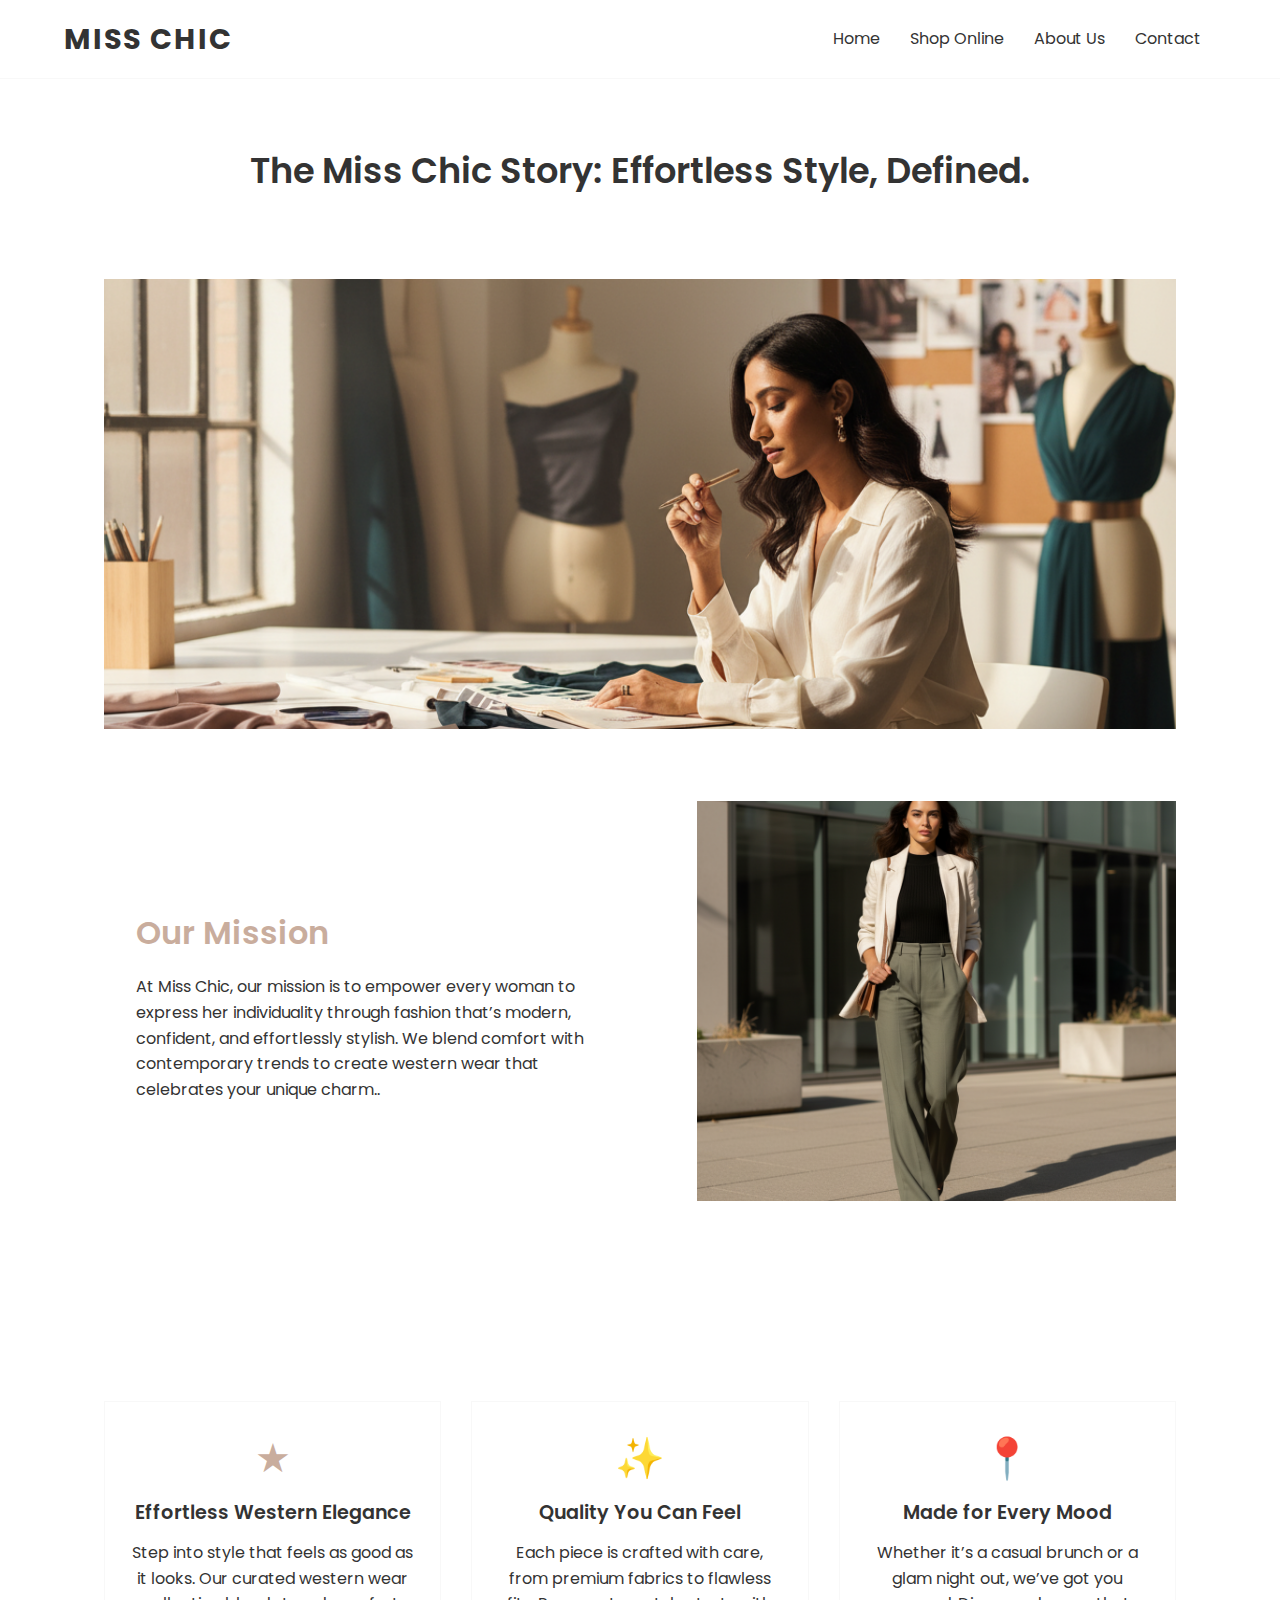
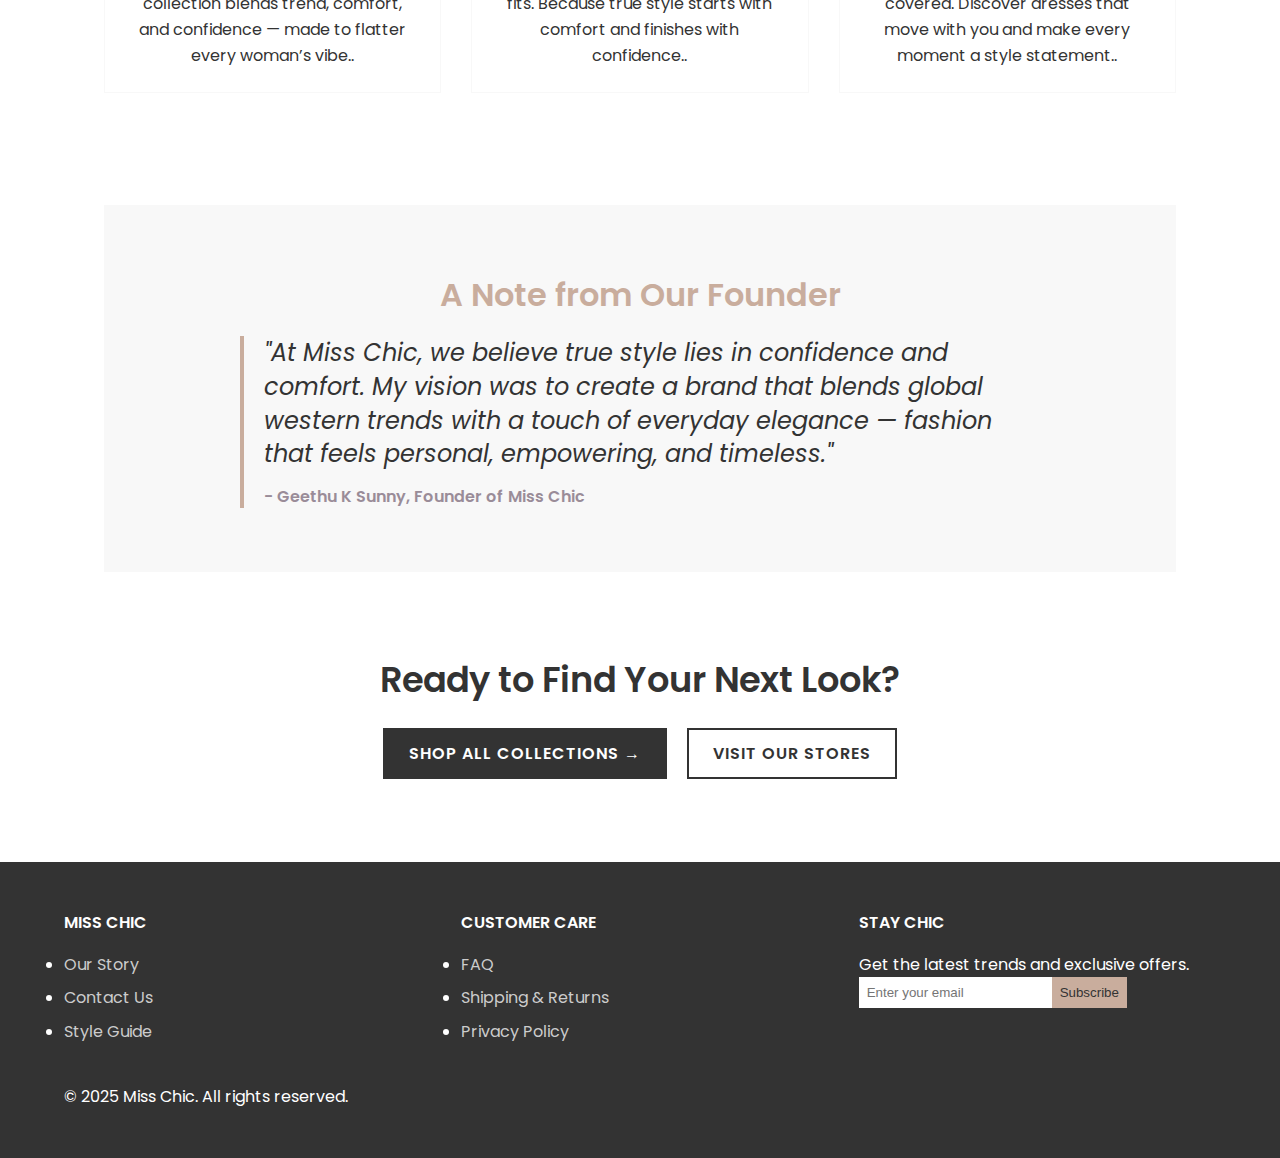
<file: about.html>
<!DOCTYPE html>
<html lang="en">
<head>
<!-- Google tag (gtag.js) -->
<script async src="https://www.googletagmanager.com/gtag/js?id=G-FBTK8E0RCR"></script>
<script>
  window.dataLayer = window.dataLayer || [];
  function gtag(){dataLayer.push(arguments);}
  gtag('js', new Date());

  gtag('config', 'G-FBTK8E0RCR');
</script>
    <meta charset="UTF-8">
    <meta name="viewport" content="width=device-width, initial-scale=1.0">
    <title>About Miss Chic | Our Story</title>
    <link rel="stylesheet" href="style.css">
    <link href="https://fonts.googleapis.com/css2?family=Poppins:wght@300;400;600;700&display=swap" rel="stylesheet">
</head>
<body>

    <header class="main-header">
        <div class="logo">
            <h1>MISS CHIC</h1>
        </div>
        <nav class="main-nav">
            <ul>
                <li><a href="index.html" class="active">Home</a></li>
                <li><a href="shop-online.html">Shop Online</a></li>
                <li style="display:none;" class="dropdown">
                    <a href="#">Categories</a>
                    <ul class="dropdown-content" style="display:none;">
                        <li><a href="#">Frocks & Dresses</a></li>
                        <li><a href="#">Tops & Shirts</a></li>
                        <li><a href="#">Denim & Jeans</a></li>
                        <li><a href="#">Skirts & Bottoms</a></li>
                    </ul>
                </li>
                <li><a href="about.html">About Us</a></li>
                <li><a href="contact.html">Contact</a></li>
            </ul>
        </nav>
        <div class="user-actions" style="display:none;">
            <a href="account.html" class="nav-icon">Account</a>
            <a href="cart.html" class="nav-icon">Cart (0)</a>
        </div>
    </header>


    <main class="about-page-content">

        <section class="story-hero-section">
            <h1 class="section-title">The Miss Chic Story: Effortless Style, Defined.</h1>
            <div class="hero-image-container">
                <img src="images/about-us-hero.jpg" alt="Fashion studio or stylish founder portrait" class="story-hero-image">
            </div>
        </section>

        <section class="mission-vision-section">
            <div class="mission-text">
                <h2 class="sub-headline">Our Mission</h2>
                <p>At Miss Chic, our mission is to empower every woman to express her individuality through fashion that’s modern, confident, and effortlessly stylish. We blend comfort with contemporary trends to create western wear that celebrates your unique charm..</p>
            </div>
            <div class="mission-image">
                <img src="images/mission-model.jpg" alt="Model walking confidently" class="image-half">
            </div>
        </section>

        <section class="value-proposition-section">
            <h2 class="section-title">	</h2>
            
            <div class="value-cards-grid">
                
                <div class="value-card">
                    <span class="icon">★</span>
                    <h3>Effortless Western Elegance</h3>
                    <p>Step into style that feels as good as it looks. Our curated western wear collection blends trend, comfort, and confidence — made to flatter every woman’s vibe..</p>
                </div>

                <div class="value-card">
                    <span class="icon">✨</span>
                    <h3>Quality You Can Feel</h3>
                    <p>Each piece is crafted with care, from premium fabrics to flawless fits. Because true style starts with comfort and finishes with confidence..</p>
                </div>

                <div class="value-card">
                    <span class="icon">📍</span>
                    <h3>Made for Every Mood</h3>
                    <p>Whether it’s a casual brunch or a glam night out, we’ve got you covered. Discover dresses that move with you and make every moment a style statement..</p>
                </div>
            </div>
        </section>

        <section class="founder-section">
            <div class="founder-content">
                <h2 class="sub-headline">A Note from Our Founder</h2>
                <blockquote class="founder-quote">
                    "At Miss Chic, we believe true style lies in confidence and comfort. My vision was to create a brand that blends global western trends with a touch of everyday elegance — fashion that feels personal, empowering, and timeless."
                    <cite>- Geethu K Sunny, Founder of Miss Chic</cite>
                </blockquote>
            </div>
        </section>

        <section class="about-cta-section">
            <h2 class="section-title" style="margin-bottom: 2rem;">Ready to Find Your Next Look?</h2>
            <a href="shop-soon.html" class="cta-button primary-btn">Shop All Collections →</a>
            <a href="contact.html" class="cta-button secondary-btn" style="margin-left: 1rem;">Visit Our Stores</a>
        </section>
    </main>

    <footer class="main-footer">
        <div class="footer-links">
            <div class="footer-column">
                <h4>Miss Chic</h4>
                <ul>
                    <li><a href="about.html">Our Story</a></li>
                    <li><a href="contact.html">Contact Us</a></li>
                    <li><a href="#">Style Guide</a></li>
                </ul>
            </div>
            <div class="footer-column">
                <h4>Customer Care</h4>
                <ul>
                    <li><a href="#">FAQ</a></li>
                    <li><a href="#">Shipping & Returns</a></li>
                    <li><a href="#">Privacy Policy</a></li>
                </ul>
            </div>
            <div class="footer-column newsletter">
                <h4>Stay Chic</h4>
                <p>Get the latest trends and exclusive offers.</p>
                <form class="newsletter-form">
                    <input type="email" placeholder="Enter your email" required>
                    <button type="submit" class="subscribe-btn">Subscribe</button>
                </form>
            </div>
        </div>
        <div class="copyright">
            &copy; 2025 Miss Chic. All rights reserved.
        </div>
    </footer>

</body>
</html>
</file>
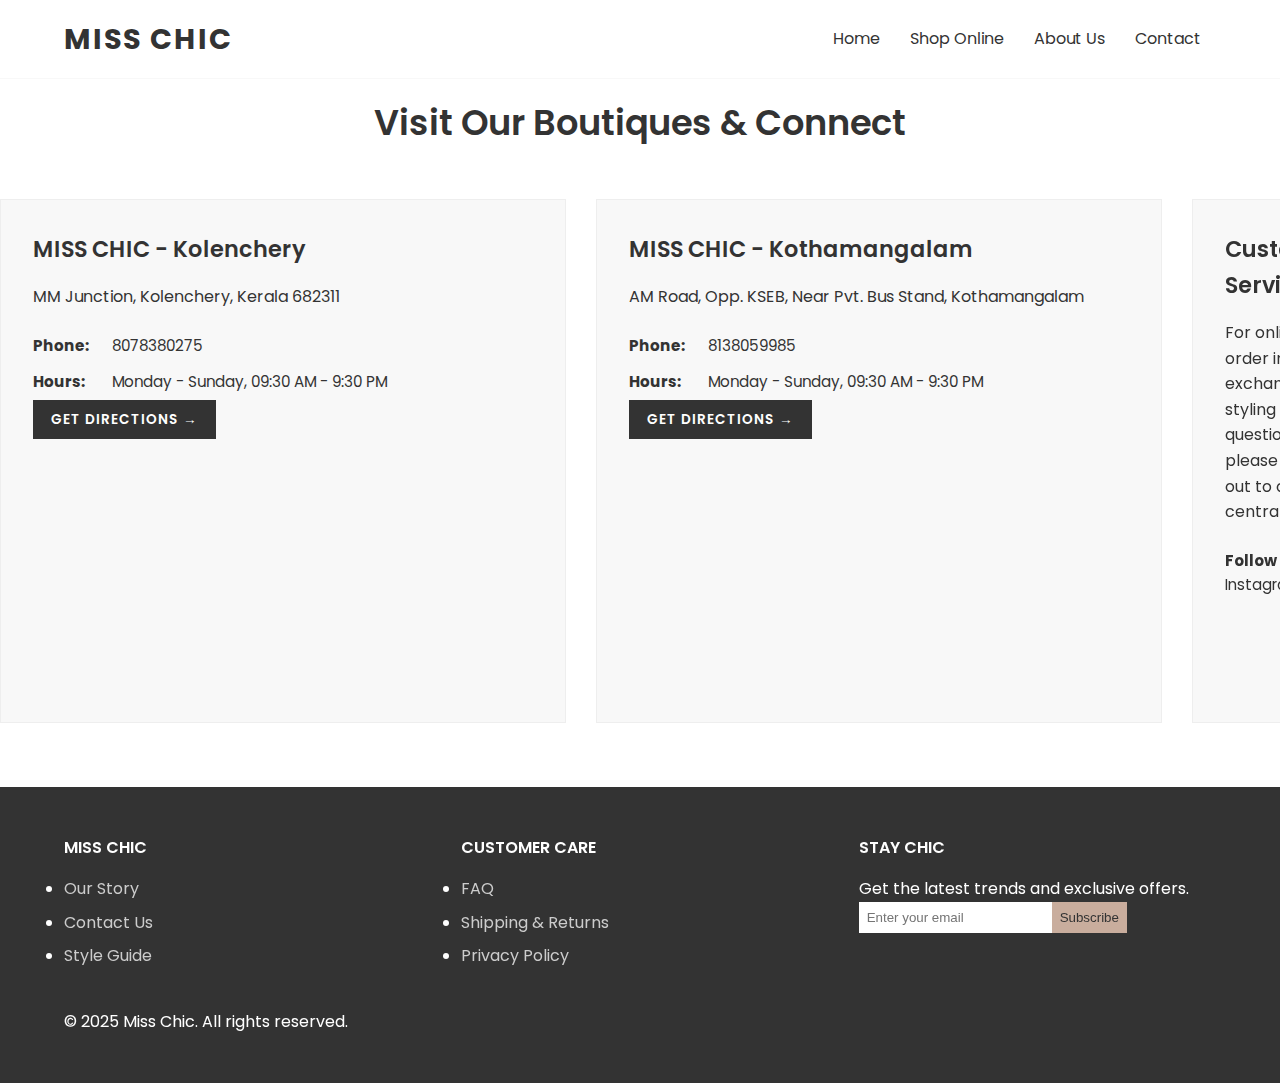
<file: contact.html>
<!DOCTYPE html>
<html lang="en">
<head>
<!-- Google tag (gtag.js) -->
<script async src="https://www.googletagmanager.com/gtag/js?id=G-FBTK8E0RCR"></script>
<script>
  window.dataLayer = window.dataLayer || [];
  function gtag(){dataLayer.push(arguments);}
  gtag('js', new Date());

  gtag('config', 'G-FBTK8E0RCR');
</script>
    <meta charset="UTF-8">
    <meta name="viewport" content="width=device-width, initial-scale=1.0">
    <title>Contact Miss Chic | Get In Touch</title>
    <link rel="stylesheet" href="style.css">
    <link href="https://fonts.googleapis.com/css2?family=Poppins:wght@300;400;600;700&display=swap" rel="stylesheet">
</head>
<body>

    <header class="main-header">
        <div class="logo">
            <h1>MISS CHIC</h1>
        </div>
        <nav class="main-nav">
            <ul>
                <li><a href="index.html" class="active">Home</a></li>
                <li><a href="shop-online.html">Shop Online</a></li>
                <li style="display:none;" class="dropdown">
                    <a href="#">Categories</a>
                    <ul class="dropdown-content" style="display:none;">
                        <li><a href="#">Frocks & Dresses</a></li>
                        <li><a href="#">Tops & Shirts</a></li>
                        <li><a href="#">Denim & Jeans</a></li>
                        <li><a href="#">Skirts & Bottoms</a></li>
                    </ul>
                </li>
                <li><a href="about.html">About Us</a></li>
                <li><a href="contact.html">Contact</a></li>
            </ul>
        </nav>
        <div class="user-actions" style="display:none;">
            <a href="account.html" class="nav-icon">Account</a>
            <a href="cart.html" class="nav-icon">Cart (0)</a>
        </div>
    </header>


    <main class="contact-page-content">
        <h1 class="section-title">Visit Our Boutiques & Connect</h1>

        <section class="branch-locations-grid">

            <div class="location-card">
                <h2 class="location-headline">MISS CHIC - Kolenchery</h2>
                <p>MM Junction, Kolenchery, Kerala 682311</p>
                
                <div class="contact-detail-row">
                    <strong>Phone:</strong> 
                    <a href="tel:8078380275">8078380275</a>
                </div>
                
                <div class="contact-detail-row">
                    <strong>Hours:</strong> 
                    <span>Monday - Sunday, 09:30 AM - 9:30 PM</span>
                </div>
                
                <a href="https://maps.app.goo.gl/poWtpSfH31dJ9Y9X9" target="_blank" class="cta-button primary-btn small-btn">Get Directions →</a>
				
				<iframe src="https://www.google.com/maps/embed?pb=!1m18!1m12!1m3!1d3303.3939932322714!2d76.61735589125833!3d10.064659942513702!2m3!1f0!2f0!3f0!3m2!1i1024!2i768!4f13.1!3m3!1m2!1s0x3b07e7d8a8464883%3A0xcf2a7c05e16c7c0!2sMiss%20Chic!5e0!3m2!1sen!2sin!4v1762931963533!5m2!1sen!2sin" width="500" height="250" style="border:0;" allowfullscreen="" loading="lazy" referrerpolicy="no-referrer-when-downgrade"></iframe>
            </div>

            <div class="location-card">
                <h2 class="location-headline">MISS CHIC - Kothamangalam</h2>
                <p>AM Road, Opp. KSEB, Near Pvt. Bus Stand, Kothamangalam</p>
                
                <div class="contact-detail-row">
                    <strong>Phone:</strong> 
                    <a href="tel:8138059985">8138059985
                </div>
                
                <div class="contact-detail-row">
                    <strong>Hours:</strong> 
                    <span>Monday - Sunday, 09:30 AM - 9:30 PM</span>
                </div>
                
                <a href="https://maps.app.goo.gl/mmftBQfJs75Z8zDo6" target="_blank" class="cta-button primary-btn small-btn">Get Directions →</a>
				<iframe src="https://www.google.com/maps/embed?pb=!1m18!1m12!1m3!1d3929.4526937012233!2d76.47309677484544!3d9.979413590124908!2m3!1f0!2f0!3f0!3m2!1i1024!2i768!4f13.1!3m3!1m2!1s0x3b07df01b8612d37%3A0xe9e6ba730497b4f3!2sMiss%20Chic!5e0!3m2!1sen!2sin!4v1762932226207!5m2!1sen!2sin" width="500" height="250" style="border:0;" allowfullscreen="" loading="lazy" referrerpolicy="no-referrer-when-downgrade"></iframe>
            </div>
            
            <div class="location-card general-contact">
                <h2 class="location-headline">Customer Service</h2>
                <p>For online order inquiries, exchanges, or styling questions, please reach out to our central team.</p>
                
                <div class="contact-detail-row" style="display:none;">
                    <strong>Email:</strong> 
                    <a href="mailto:misschic.fashion@hotmsil.com">misschic.fashion@hotmsil.com</a>
                </div>
                
                <div class="contact-detail-row">
                    <strong>Follow Us:</strong> 
                    <a href="https://www.instagram.com/miss_chic.fashion" target="_blank" class="social-icon">Instagram</a>        
                </div>
            </div>

        </section>
        
        <section class="map-section" style="display:none;">
            <h2 class="section-title" style="margin-bottom: 1.5rem;">View All Locations on Map</h2>
            <div class="map-placeholder">
                
                <p>[Placeholder for large embedded map showing both Kolenchery and Kothamangalam]</p>
            </div>
        </section>

    </main>

    <footer class="main-footer">
        <div class="footer-links">
            <div class="footer-column">
                <h4>Miss Chic</h4>
                <ul>
                    <li><a href="#">Our Story</a></li>
                    <li><a href="#">Contact Us</a></li>
                    <li><a href="#">Style Guide</a></li>
                </ul>
            </div>
            <div class="footer-column">
                <h4>Customer Care</h4>
                <ul>
                    <li><a href="#">FAQ</a></li>
                    <li><a href="#">Shipping & Returns</a></li>
                    <li><a href="#">Privacy Policy</a></li>
                </ul>
            </div>
            <div class="footer-column newsletter">
                <h4>Stay Chic</h4>
                <p>Get the latest trends and exclusive offers.</p>
                <form class="newsletter-form">
                    <input type="email" placeholder="Enter your email" required>
                    <button type="submit" class="subscribe-btn">Subscribe</button>
                </form>
            </div>
        </div>
        <div class="copyright">
            &copy; 2025 Miss Chic. All rights reserved.
        </div>
    </footer>

</body>

</html>
</file>
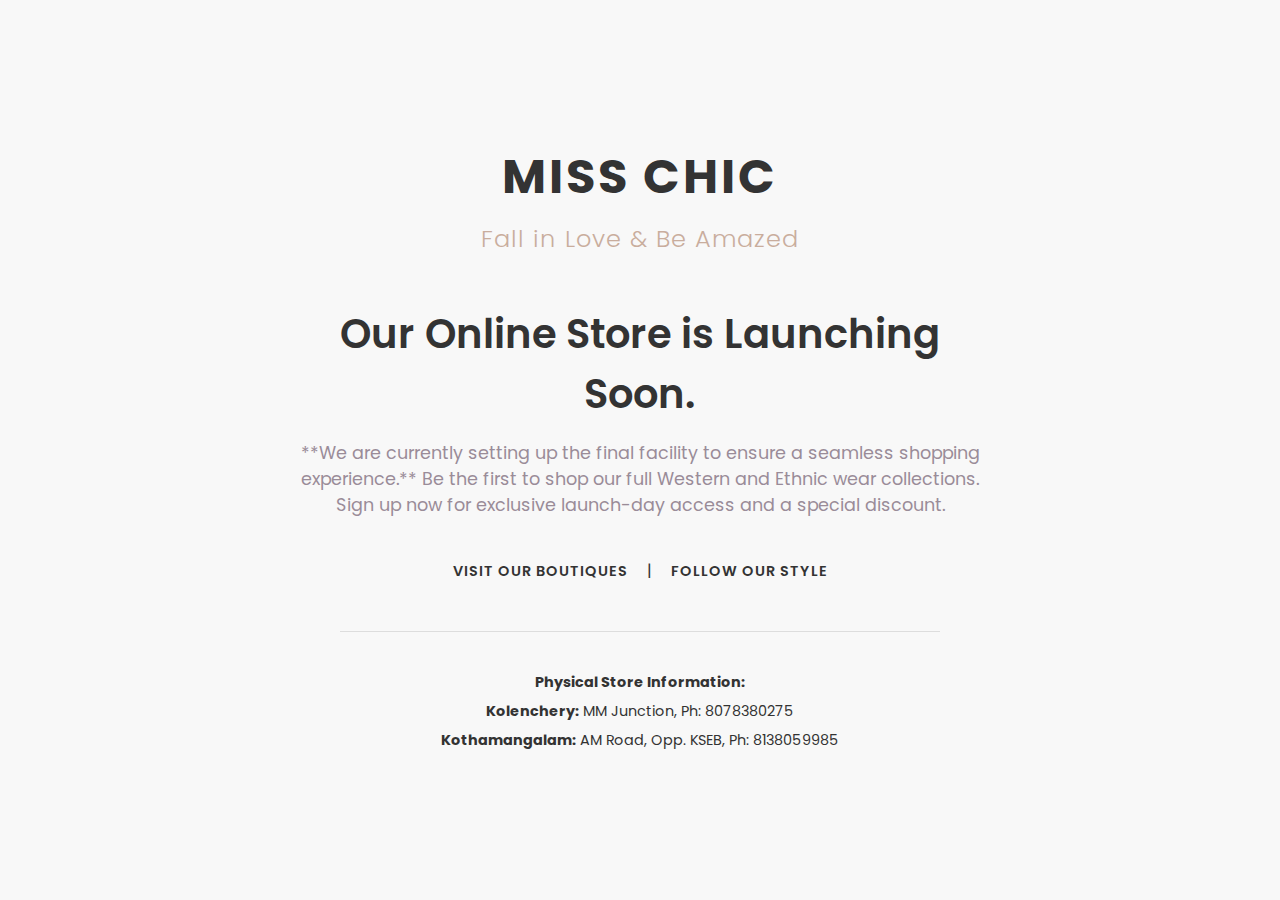
<file: shop-soon.html>
<!DOCTYPE html>
<html lang="en">
<head>
<!-- Google tag (gtag.js) -->
<script async src="https://www.googletagmanager.com/gtag/js?id=G-FBTK8E0RCR"></script>
<script>
  window.dataLayer = window.dataLayer || [];
  function gtag(){dataLayer.push(arguments);}
  gtag('js', new Date());

  gtag('config', 'G-FBTK8E0RCR');
</script>
    <meta charset="UTF-8">
    <meta name="viewport" content="width=device-width, initial-scale=1.0">
    <title>Miss Chic | Online Shopping Launching Soon - Fall in Love & Be Amazed</title>
    
    <link href="https://fonts.googleapis.com/css2?family=Poppins:wght@300;400;600;700&display=swap" rel="stylesheet">

    <style>
        :root {
            --color-primary: #333333; /* Deep Charcoal */
            --color-secondary: #9A8C98; /* Muted Lavender/Taupe */
            --color-accent: #C9AD9D; /* Rose Gold/Nude */
            --color-background: #FFFFFF; /* Clean White */
            --color-light-bg: #F8F8F8; /* Off-White/Cream */
            --font-body: 'Poppins', sans-serif;
        }

        /* Basic Reset and Layout */
        * { box-sizing: border-box; margin: 0; padding: 0; }

        .splash-page {
            height: 100vh;
            width: 100%;
            display: flex;
            flex-direction: column;
            justify-content: center;
            align-items: center;
            text-align: center;
            background-color: var(--color-light-bg);
            font-family: var(--font-body);
            color: var(--color-primary);
            padding: 2rem;
        }

        .splash-logo h1 {
            font-size: 3rem;
            letter-spacing: 3px;
            margin-bottom: 0.5rem;
        }

        .splash-tagline {
            font-size: 1.5rem;
            font-weight: 300;
            color: var(--color-accent);
            margin-bottom: 3rem;
            letter-spacing: 1px;
        }

        .splash-headline {
            font-size: 2.5rem;
            font-weight: 600;
            margin-bottom: 1rem;
            max-width: 650px;
        }

        .splash-subtext {
            font-size: 1.1rem;
            color: var(--color-secondary);
            margin-bottom: 2.5rem;
            max-width: 700px;
        }

        /* Email Capture Form Styles */
        .email-capture-form {
            display: flex;
            justify-content: center;
            align-items: center;
            margin-bottom: 3rem;
            max-width: 500px;
            width: 100%;
        }

        .email-capture-form input[type="email"] {
            padding: 12px 15px;
            border: 1px solid var(--color-secondary);
            border-right: none;
            flex-grow: 1;
            font-size: 1rem;
            font-family: var(--font-body);
            outline: none;
        }

        .email-capture-form .subscribe-btn {
            padding: 12px 20px;
            background-color: var(--color-accent);
            color: var(--color-primary);
            border: 1px solid var(--color-accent);
            cursor: pointer;
            text-transform: uppercase;
            font-weight: 600;
            transition: background-color 0.3s;
        }
        
        .email-capture-form .subscribe-btn:hover {
            background-color: var(--color-secondary);
        }

        .contact-links a {
            font-weight: 600;
            margin: 0 15px;
            text-decoration: none;
            color: var(--color-primary);
            text-transform: uppercase;
            letter-spacing: 1px;
            font-size: 0.9rem;
            transition: color 0.3s;
        }
        
        .contact-links a:hover {
            color: var(--color-accent);
        }

        .location-info {
            margin-top: 3rem;
            padding-top: 2rem;
            border-top: 1px solid #ddd;
            width: 80%;
            max-width: 600px;
        }
        
        .location-info p {
            margin: 0.5rem 0;
            font-size: 0.9rem;
        }
        
        .location-info a {
            color: var(--color-primary);
            text-decoration: none;
        }
        
        .location-info a:hover {
            color: var(--color-accent);
        }

        /* Mobile Adjustments */
        @media (max-width: 600px) {
            .splash-logo h1 { font-size: 2.5rem; }
            .splash-tagline { font-size: 1.2rem; }
            .splash-headline { font-size: 1.8rem; }
            
            .email-capture-form {
                flex-direction: column;
            }
            .email-capture-form input, .email-capture-form .subscribe-btn {
                width: 100%;
                margin-bottom: 10px;
                border-right: 1px solid var(--color-secondary);
            }
        }
    </style>
</head>
<body>

    <div class="splash-page">

        <div class="splash-logo">
            <h1>MISS CHIC</h1>
        </div>
        
        <p class="splash-tagline">Fall in Love & Be Amazed</p>

        <h2 class="splash-headline">
            Our Online Store is Launching Soon.
        </h2>

        <p class="splash-subtext">
            **We are currently setting up the final facility to ensure a seamless shopping experience.** Be the first to shop our full Western and Ethnic wear collections. Sign up now for exclusive launch-day access and a special discount.
        </p>

        <form class="email-capture-form" style="display:none;" action="#" method="POST"> 
            <input type="email" placeholder="Enter your email address" required>
            <button type="submit" class="subscribe-btn">Notify Me</button>
        </form>

        <div class="contact-links">
            <a href="contact.html">Visit Our Boutiques</a>
            <span>|</span>
            <a href="https://www.instagram.com/miss_chic.fashion" target="_blank">Follow Our Style</a>
        </div>
        
        <div class="location-info">
            <p><strong>Physical Store Information:</strong></p>
            <p><strong>Kolenchery:</strong> MM Junction, Ph: <a href="tel:8078380275">8078380275</a></p>
            <p><strong>Kothamangalam:</strong> AM Road, Opp. KSEB, Ph: <a href="tel:8138059985">8138059985</a></p>
        </div>

    </div>

</body>
</html>
</file>
<file: style.css>
/* ----------------------------------- */
/* 1. Global & Utility Styles */
/* ----------------------------------- */

:root {
    --color-primary: #333333; /* Near Black / Deep Charcoal for text */
    --color-secondary: #9A8C98; /* Muted Lavender/Taupe for accents */
    --color-accent: #C9AD9D; /* Rose Gold/Nude for highlights */
    --color-background: #FFFFFF; /* Clean White */
    --color-light-bg: #F8F8F8; /* Off-White/Cream for subtle separation */
    --font-heading: 'Poppins', sans-serif;
    --font-body: 'Poppins', sans-serif;
}

* {
    box-sizing: border-box;
    margin: 0;
    padding: 0;
}

body {
    font-family: var(--font-body);
    color: var(--color-primary);
    line-height: 1.6;
    background-color: var(--color-background);
}

a {
    text-decoration: none;
    color: var(--color-primary);
    transition: color 0.3s ease;
}

a:hover {
    color: var(--color-accent);
}

.section-title {
    text-align: center;
    font-size: 2.2rem;
    font-weight: 600;
    margin-bottom: 3rem;
    padding-top: 1rem;
}

.cta-button {
    padding: 0.75rem 1.5rem;
    font-weight: 600;
    border: 2px solid var(--color-primary);
    cursor: pointer;
    transition: all 0.3s ease;
    text-transform: uppercase;
    letter-spacing: 1px;
}

.primary-btn {
    background-color: var(--color-primary);
    color: var(--color-background);
    border-color: var(--color-primary);
}

.primary-btn:hover {
    background-color: var(--color-accent);
    color: var(--color-primary);
    border-color: var(--color-accent);
}

/* ----------------------------------- */
/* 2. Header & Navigation */
/* ----------------------------------- */

.main-header {
    display: flex;
    justify-content: space-between;
    align-items: center;
    padding: 1rem 5%;
    background-color: var(--color-background);
    border-bottom: 1px solid var(--color-light-bg);
    position: sticky; /* Keeps the menu visible while scrolling */
    top: 0;
    z-index: 1000;
}

.logo h1 {
    font-size: 1.8rem;
    letter-spacing: 2px;
}

.main-nav ul {
    list-style: none;
    display: flex;
}

.main-nav li {
    margin: 0 15px;
    position: relative;
}

/* ----------------------------------- */
/* 3. Hero Section (Responsiveness Focus) */
/* ----------------------------------- */

.hero-section {
    position: relative;
    width: 100%;
    height: 80vh; /* Takes up 80% of the viewport height */
    overflow: hidden;
}

.hero-image {
    width: 100%;
    height: 100%;
    object-fit: cover; /* Ensures the image covers the container */
}

.hero-content {
    position: absolute;
    top: 50%;
    left: 10%;
    transform: translateY(-50%);
    color: var(--color-primary);
    background: rgba(255, 255, 255, 0.8); /* Semi-transparent background for readability */
    padding: 2rem;
    max-width: 500px;
    text-align: left;
}

.hero-headline {
    font-size: 3rem;
    margin-bottom: 0.5rem;
    font-weight: 700;
}

.hero-subtext {
    font-size: 1.1rem;
    margin-bottom: 1.5rem;
}

/* ----------------------------------- */
/* 4. Collection Grid */
/* ----------------------------------- */

.collection-grid-section {
    padding: 5rem 5%;
    background-color: var(--color-light-bg);
}

.collection-grid {
    display: grid;
    grid-template-columns: repeat(3, 1fr); /* 3 columns on desktop */
    gap: 20px;
}

.collection-item {
    position: relative;
    height: 400px; /* Uniform height for visual consistency */
    display: block;
    overflow: hidden;
    background-size: cover;
    background-position: center;
}

/* Placeholder Background Images - Replace with your actual image paths in HTML classes */
.frocks { background-image: url('images/collection-frocks.jpg'); }
.denim { background-image: url('images/collection-denim.jpg'); }
.tops { background-image: url('images/collection-tops.jpg'); }

.collection-overlay {
    position: absolute;
    bottom: 0;
    left: 0;
    right: 0;
    background: rgba(0, 0, 0, 0.4);
    color: var(--color-background);
    padding: 1rem;
    text-align: center;
    transition: background 0.3s ease;
}

.collection-item:hover .collection-overlay {
    background: rgba(var(--color-accent), 0.7); /* Accent color on hover */
}

.collection-overlay h3 {
    margin: 0;
    font-size: 1.4rem;
}


/* ----------------------------------- */
/* 5. Product Cards & New Arrivals */
/* ----------------------------------- */

.new-arrivals-section {
    padding: 5rem 5%;
}

.product-carousel {
    display: flex;
    overflow-x: auto; /* Enables horizontal scrolling for the cards */
    gap: 25px;
    padding-bottom: 2rem; /* Space for the scroll bar */
}

.product-card {
    min-width: 280px; /* Fixed width for card size */
    background-color: var(--color-background);
    border: 1px solid #eee;
    text-align: center;
    flex-shrink: 0; /* Prevents items from shrinking */
}

.product-image {
    width: 100%;
    height: 350px;
    object-fit: cover;
}

.product-info {
    padding: 1rem 0.5rem;
}

.product-name {
    font-weight: 600;
    margin-bottom: 0.25rem;
}

.product-price {
    color: var(--color-secondary);
    margin-bottom: 1rem;
}

.view-all-link {
    display: block;
    text-align: center;
    margin-top: 2rem;
    font-weight: 600;
    text-transform: uppercase;
}

/* ----------------------------------- */
/* 6. Brand Story & Footer */
/* ----------------------------------- */

.brand-story-section {
    background-color: var(--color-light-bg);
    padding: 4rem 5%;
    text-align: center;
}

.story-content {
    max-width: 700px;
    margin: 0 auto;
}

.story-headline {
    font-size: 2rem;
    margin-bottom: 1rem;
}

.main-footer {
    background-color: var(--color-primary);
    color: var(--color-background);
    padding: 3rem 5%;
}

.footer-links {
    display: grid;
    grid-template-columns: repeat(3, 1fr); /* 3 columns for links */
    gap: 40px;
    margin-bottom: 2rem;
}

.footer-column h4 {
    margin-bottom: 1rem;
    text-transform: uppercase;
    font-weight: 600;
}

.footer-column a {
    color: #ccc;
    display: block;
    margin-bottom: 0.5rem;
}

.newsletter-form input, .subscribe-btn {
    padding: 0.5rem;
    border: none;
}

.newsletter-form input {
    margin-right: -4px; /* Align button perfectly */
}

.subscribe-btn {
    background-color: var(--color-accent);
    color: var(--color-primary);
    cursor: pointer;
}


/* ----------------------------------- */
/* 7. Mobile Responsiveness (Media Queries) */
/* ----------------------------------- */

@media (max-width: 768px) {
    
    .main-header {
        flex-direction: column;
        text-align: center;
    }

    .main-nav ul {
        flex-direction: column;
        padding: 1rem 0;
    }

    .main-nav li {
        margin: 5px 0;
    }

    .hero-section {
        height: 60vh;
    }

    .hero-content {
        top: auto;
        bottom: 0;
        left: 0;
        right: 0;
        transform: none;
        padding: 1.5rem;
        text-align: center;
        max-width: 100%;
    }

    .hero-headline {
        font-size: 2rem;
    }

    .collection-grid {
        grid-template-columns: 1fr; /* Stack collections vertically on mobile */
    }

    .footer-links {
        grid-template-columns: 1fr; /* Stack footer columns vertically */
        text-align: center;
    }
}

/* CONTACT PAGE REVISIONS FOR BRANCHES */
.branch-locations-grid {
    display: grid;
    /* 3 columns on desktop: two branches + one for general contact */
    grid-template-columns: repeat(3, 1fr); 
    gap: 30px;
    margin-bottom: 4rem;
}

.location-card {
    background-color: var(--color-light-bg);
    padding: 2rem;
    border: 1px solid #eee;
    text-align: left;
}

.location-headline {
    font-size: 1.4rem;
    margin-bottom: 1rem;
    font-weight: 600;
    color: var(--color-primary);
}

.location-card p {
    margin-bottom: 1.5rem;
}

.contact-detail-row {
    margin-bottom: 0.75rem;
    font-size: 0.95rem;
}

.contact-detail-row strong {
    font-weight: 700;
    display: inline-block;
    min-width: 70px; /* Aligns the data points */
    margin-right: 5px;
}

/* Style for the smaller button on the location cards */
.small-btn {
    padding: 0.5rem 1rem;
    font-size: 0.85rem;
    margin-top: 1rem;
}

/* Mobile Responsiveness for Contact Page */
@media (max-width: 992px) {
    /* Change to 2 columns on medium screens */
    .branch-locations-grid {
        grid-template-columns: repeat(2, 1fr); 
    }
    .general-contact {
        /* Makes the third column span both on 2-column layout */
        grid-column: span 2; 
    }
}

@media (max-width: 768px) {
    /* Stack columns vertically on small screens */
    .branch-locations-grid {
        grid-template-columns: 1fr; 
    }
    .general-contact {
        grid-column: span 1; 
    }
}

/* ABOUT US PAGE SPECIFIC STYLES */
.about-page-content {
    padding: 3rem 5%;
    max-width: 1200px;
    margin: 0 auto;
}

.story-hero-section {
    text-align: center;
    margin-bottom: 4rem;
}

.story-hero-image {
    width: 100%;
    height: 450px;
    object-fit: cover;
    margin-top: 2rem;
}

/* Mission/Vision Section (Image/Text Split) */
.mission-vision-section {
    display: flex;
    gap: 50px;
    align-items: center;
    margin-bottom: 5rem;
}

.mission-text {
    flex: 1;
    padding: 2rem;
}

.mission-image {
    flex: 1;
}

.image-half {
    width: 100%;
    height: 400px;
    object-fit: cover;
}

.sub-headline {
    font-size: 2rem;
    font-weight: 600;
    color: var(--color-accent); /* Use your accent color */
    margin-bottom: 1rem;
}

/* Value Cards Grid */
.value-proposition-section {
    padding: 3rem 0;
    text-align: center;
}

.value-cards-grid {
    display: grid;
    grid-template-columns: repeat(3, 1fr);
    gap: 30px;
    margin-top: 2rem;
}

.value-card {
    padding: 1.5rem;
    border: 1px solid var(--color-light-bg);
    background-color: var(--color-background);
    text-align: center;
    transition: box-shadow 0.3s ease;
}

.value-card:hover {
    box-shadow: 0 4px 10px rgba(0, 0, 0, 0.05);
}

.value-card .icon {
    font-size: 2.5rem;
    color: var(--color-accent);
    display: block;
    margin-bottom: 0.5rem;
}

.value-card h3 {
    font-size: 1.2rem;
    margin-bottom: 0.75rem;
    font-weight: 600;
}

/* Founder Quote Section */
.founder-section {
    padding: 4rem 5%;
    background-color: var(--color-light-bg);
    margin: 4rem 0;
    text-align: center;
}

.founder-quote {
    font-style: italic;
    font-size: 1.5rem;
    max-width: 800px;
    margin: 0 auto;
    line-height: 1.4;
    color: var(--color-primary);
    border-left: 4px solid var(--color-accent);
    padding-left: 20px;
    text-align: left;
}

.founder-quote cite {
    display: block;
    margin-top: 15px;
    font-style: normal;
    font-weight: 600;
    font-size: 1rem;
    color: var(--color-secondary);
}

.about-cta-section {
    text-align: center;
    padding-bottom: 3rem;
}

/* Mobile Responsiveness for About Page */
@media (max-width: 768px) {
    .mission-vision-section {
        flex-direction: column; /* Stack image and text vertically */
    }
    .value-cards-grid {
        grid-template-columns: 1fr; /* Stack value cards vertically */
    }
    .mission-text, .mission-image {
        padding: 0;
    }
    .founder-quote {
        font-size: 1.2rem;
        padding-left: 15px;
    }
    .secondary-btn {
        margin-left: 0 !important; /* Override inline style */
        margin-top: 10px;
    }
}
</file>
